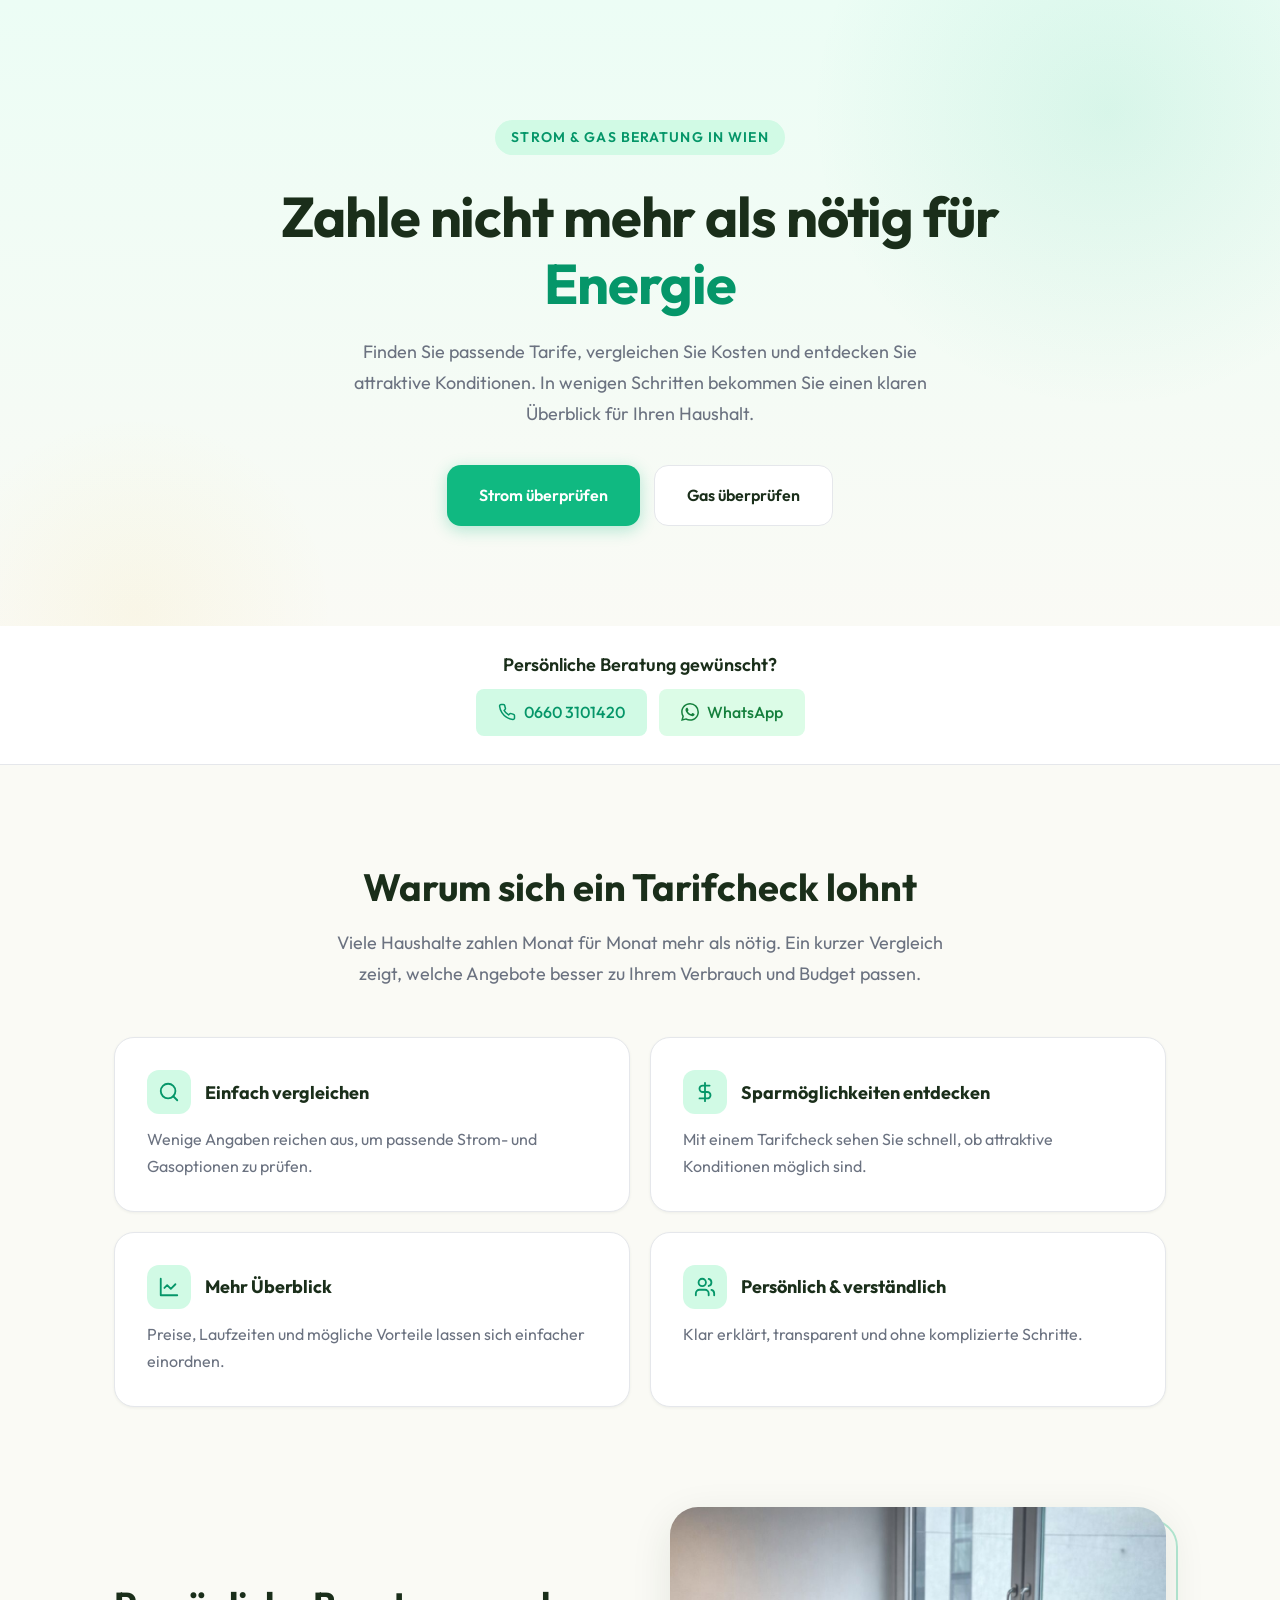
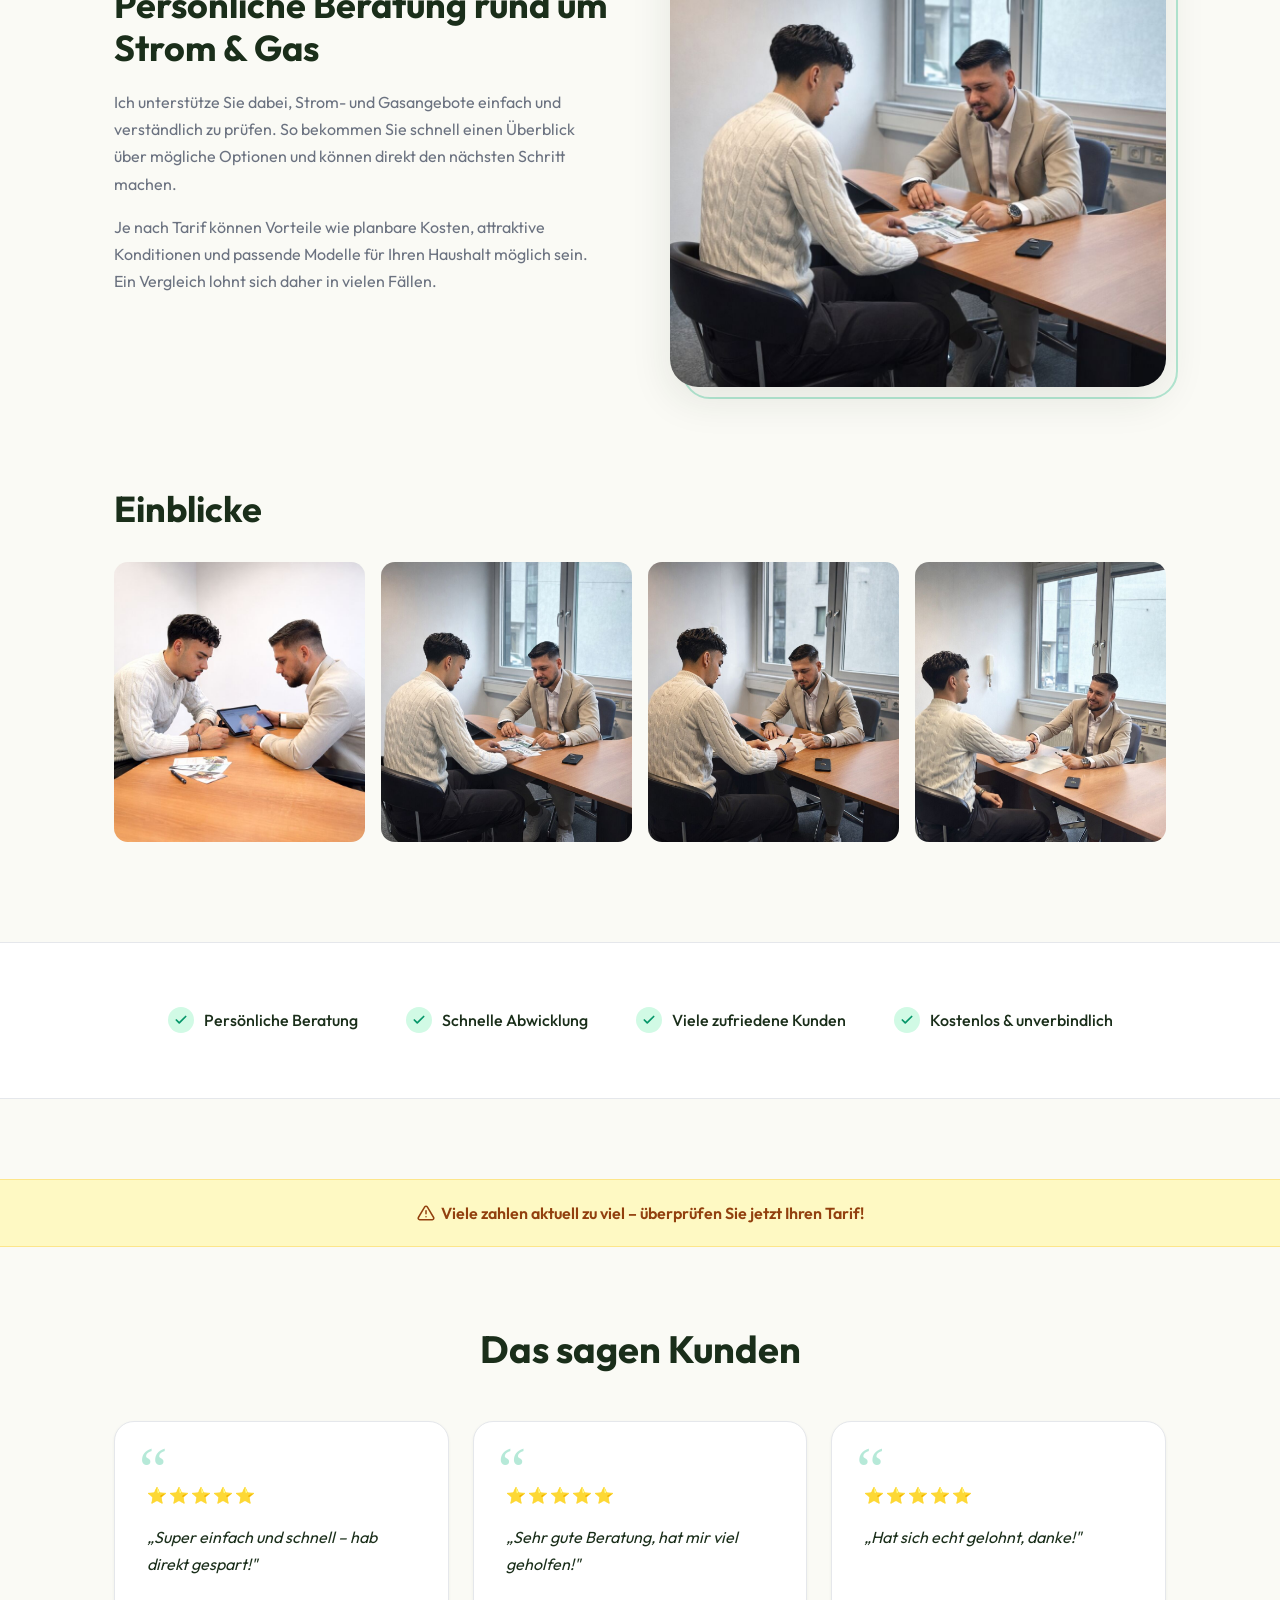
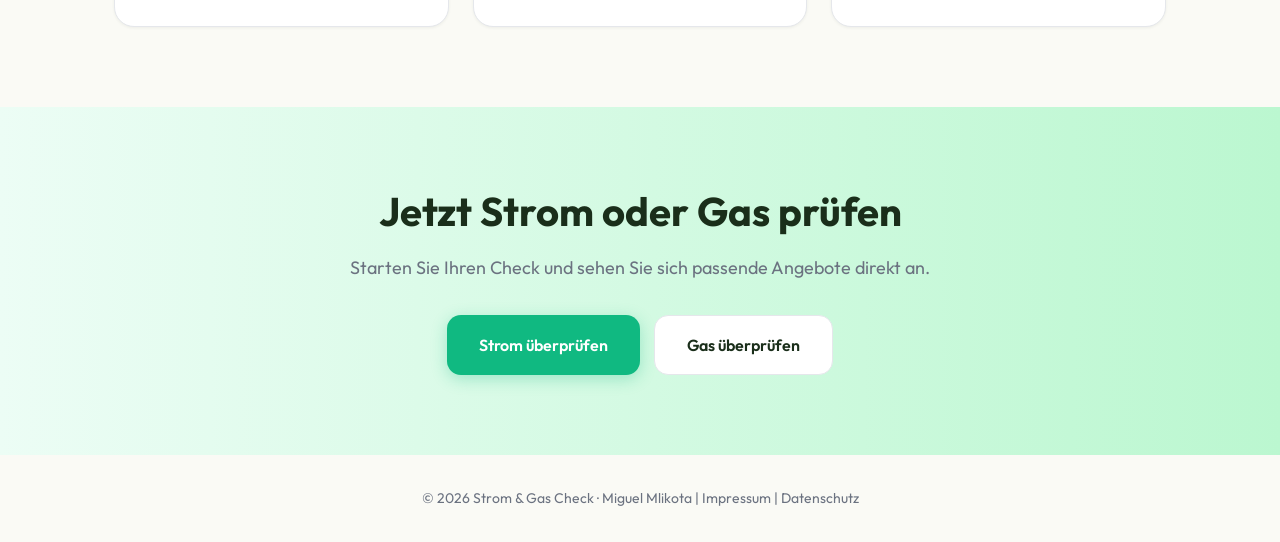
<file: index.html>
<!DOCTYPE html>
<html lang="de">
<head>
  <meta charset="UTF-8">
  <meta name="viewport" content="width=device-width, initial-scale=1.0">
  <title>Strom & Gas Check – Tarife vergleichen</title>
  <meta name="description" content="Jetzt Strom- und Gastarife vergleichen. Persönliche Beratung von Miguel Mlikota in Wien – einfach, kostenlos und unverbindlich.">
  <meta name="theme-color" content="#FAFAF5">
  <meta property="og:title" content="Strom & Gas Check – Tarife vergleichen">
  <meta property="og:description" content="Jetzt Strom- und Gastarife vergleichen. Persönliche Beratung von Miguel Mlikota in Wien – einfach, kostenlos und unverbindlich.">
  <meta property="og:type" content="website">
  <meta property="og:locale" content="de_AT">
  <link rel="icon" href="data:image/svg+xml,<svg xmlns='http://www.w3.org/2000/svg' viewBox='0 0 100 100'><text y='.9em' font-size='90'>⚡</text></svg>">
  <link rel="stylesheet" href="styles.css">
</head>
<body>

  <header class="hero">
    <div class="hero-inner">
      <span class="hero-label">Strom &amp; Gas Beratung in Wien</span>
      <h1>Zahle nicht mehr als nötig für <span class="text-primary">Energie</span></h1>
      <p>
        Finden Sie passende Tarife, vergleichen Sie Kosten und entdecken Sie attraktive Konditionen.
        In wenigen Schritten bekommen Sie einen klaren Überblick für Ihren Haushalt.
      </p>
      <div class="btn-wrap">
        <a class="btn btn-primary" href="https://multipartners.at/stromkosten?ma=114" target="_blank" rel="noopener noreferrer">Strom überprüfen</a>
        <a class="btn btn-secondary" href="https://multipartners.at/stromkosten?ma=114" target="_blank" rel="noopener noreferrer">Gas überprüfen</a>
      </div>
    </div>
  </header>

  <div class="contact-strip">
    <h2 class="contact-strip-heading">Persönliche Beratung gewünscht?</h2>
    <div class="contact-strip-buttons">
      <a class="contact-btn contact-btn-phone" href="tel:+436603101420"><svg width="18" height="18" viewBox="0 0 24 24" fill="none" stroke="currentColor" stroke-width="2" stroke-linecap="round" stroke-linejoin="round"><path d="M22 16.92v3a2 2 0 01-2.18 2 19.79 19.79 0 01-8.63-3.07 19.5 19.5 0 01-6-6 19.79 19.79 0 01-3.07-8.67A2 2 0 014.11 2h3a2 2 0 012 1.72c.127.96.361 1.903.7 2.81a2 2 0 01-.45 2.11L8.09 9.91a16 16 0 006 6l1.27-1.27a2 2 0 012.11-.45c.907.339 1.85.573 2.81.7A2 2 0 0122 16.92z"/></svg> 0660 3101420</a>
      <a class="contact-btn contact-btn-whatsapp" href="https://wa.me/436603101420" target="_blank" rel="noopener noreferrer"><svg width="18" height="18" viewBox="0 0 24 24" fill="currentColor"><path d="M17.472 14.382c-.297-.149-1.758-.867-2.03-.967-.273-.099-.471-.148-.67.15-.197.297-.767.966-.94 1.164-.173.199-.347.223-.644.075-.297-.15-1.255-.463-2.39-1.475-.883-.788-1.48-1.761-1.653-2.059-.173-.297-.018-.458.13-.606.134-.133.298-.347.446-.52.149-.174.198-.298.298-.497.099-.198.05-.371-.025-.52-.075-.149-.669-1.612-.916-2.207-.242-.579-.487-.5-.669-.51-.173-.008-.371-.01-.57-.01-.198 0-.52.074-.792.372-.272.297-1.04 1.016-1.04 2.479 0 1.462 1.065 2.875 1.213 3.074.149.198 2.096 3.2 5.077 4.487.709.306 1.262.489 1.694.625.712.227 1.36.195 1.871.118.571-.085 1.758-.719 2.006-1.413.248-.694.248-1.289.173-1.413-.074-.124-.272-.198-.57-.347m-5.421 7.403h-.004a9.87 9.87 0 01-5.031-1.378l-.361-.214-3.741.982.998-3.648-.235-.374a9.86 9.86 0 01-1.51-5.26c.001-5.45 4.436-9.884 9.888-9.884 2.64 0 5.122 1.03 6.988 2.898a9.825 9.825 0 012.893 6.994c-.003 5.45-4.437 9.884-9.885 9.884m8.413-18.297A11.815 11.815 0 0012.05 0C5.495 0 .16 5.335.157 11.892c0 2.096.547 4.142 1.588 5.945L.057 24l6.305-1.654a11.882 11.882 0 005.683 1.448h.005c6.554 0 11.89-5.335 11.893-11.893a11.821 11.821 0 00-3.48-8.413z"/></svg> WhatsApp</a>
    </div>
  </div>

  <main>
    <section class="benefits">
      <div class="container">
        <div class="section-header">
          <h2>Warum sich ein Tarifcheck lohnt</h2>
          <p>
            Viele Haushalte zahlen Monat für Monat mehr als nötig. Ein kurzer Vergleich zeigt,
            welche Angebote besser zu Ihrem Verbrauch und Budget passen.
          </p>
        </div>
        <div class="benefits-grid">
          <div class="benefit-card">
            <div class="benefit-card-header">
              <div class="benefit-card-icon"><svg width="22" height="22" viewBox="0 0 24 24" fill="none" stroke="currentColor" stroke-width="2" stroke-linecap="round" stroke-linejoin="round"><circle cx="11" cy="11" r="8"/><path d="m21 21-4.35-4.35"/></svg></div>
              <h3>Einfach vergleichen</h3>
            </div>
            <p>Wenige Angaben reichen aus, um passende Strom- und Gasoptionen zu prüfen.</p>
          </div>
          <div class="benefit-card">
            <div class="benefit-card-header">
              <div class="benefit-card-icon"><svg width="22" height="22" viewBox="0 0 24 24" fill="none" stroke="currentColor" stroke-width="2" stroke-linecap="round" stroke-linejoin="round"><path d="M12 2v20M17 5H9.5a3.5 3.5 0 000 7h5a3.5 3.5 0 010 7H6"/></svg></div>
              <h3>Sparmöglichkeiten entdecken</h3>
            </div>
            <p>Mit einem Tarifcheck sehen Sie schnell, ob attraktive Konditionen möglich sind.</p>
          </div>
          <div class="benefit-card">
            <div class="benefit-card-header">
              <div class="benefit-card-icon"><svg width="22" height="22" viewBox="0 0 24 24" fill="none" stroke="currentColor" stroke-width="2" stroke-linecap="round" stroke-linejoin="round"><path d="M3 3v18h18"/><path d="m19 9-5 5-4-4-3 3"/></svg></div>
              <h3>Mehr Überblick</h3>
            </div>
            <p>Preise, Laufzeiten und mögliche Vorteile lassen sich einfacher einordnen.</p>
          </div>
          <div class="benefit-card">
            <div class="benefit-card-header">
              <div class="benefit-card-icon"><svg width="22" height="22" viewBox="0 0 24 24" fill="none" stroke="currentColor" stroke-width="2" stroke-linecap="round" stroke-linejoin="round"><path d="M16 21v-2a4 4 0 00-4-4H6a4 4 0 00-4 4v2"/><circle cx="9" cy="7" r="4"/><path d="M22 21v-2a4 4 0 00-3-3.87"/><path d="M16 3.13a4 4 0 010 7.75"/></svg></div>
              <h3>Persönlich &amp; verständlich</h3>
            </div>
            <p>Klar erklärt, transparent und ohne komplizierte Schritte.</p>
          </div>
        </div>
      </div>
    </section>

    <section class="about">
      <div class="container">
        <div class="about-inner">
          <div class="about-content">
            <h2>Persönliche Beratung rund um Strom &amp; Gas</h2>
            <p>
              Ich unterstütze Sie dabei, Strom- und Gasangebote einfach und verständlich zu prüfen.
              So bekommen Sie schnell einen Überblick über mögliche Optionen und können direkt den nächsten Schritt machen.
            </p>
            <p>
              Je nach Tarif können Vorteile wie planbare Kosten, attraktive Konditionen und
              passende Modelle für Ihren Haushalt möglich sein. Ein Vergleich lohnt sich daher in vielen Fällen.
            </p>
          </div>
          <div class="about-image">
            <img src="images/beratung-1.jpg" width="1024" height="1024" loading="lazy" alt="Miguel Mlikota bei einer persönlichen Beratung zu Strom und Gas">
          </div>
        </div>
      </div>
    </section>

    <section class="gallery-section">
      <div class="container">
        <h2>Einblicke</h2>
        <div class="gallery-grid">
          <img src="images/beratung-3.jpg" width="683" height="1024" loading="lazy" alt="Tarifvergleich am Tablet">
          <img src="images/beratung-1.jpg" width="1024" height="1024" loading="lazy" alt="Beratungsgespräch am Schreibtisch">
          <img src="images/beratung-4.jpg" width="1024" height="1024" loading="lazy" alt="Gemeinsame Vertragsübersicht">
          <img src="images/beratung-2.jpg" width="1024" height="1024" loading="lazy" alt="Vertragsunterzeichnung mit Kunden">
        </div>
      </div>
    </section>

    <section class="trust">
      <div class="container">
        <div class="trust-inner">
          <div class="trust-item">
            <span class="trust-check"><svg viewBox="0 0 24 24" fill="none" stroke="currentColor" stroke-width="3" stroke-linecap="round" stroke-linejoin="round"><path d="M20 6L9 17l-5-5"/></svg></span>
            Persönliche Beratung
          </div>
          <div class="trust-item">
            <span class="trust-check"><svg viewBox="0 0 24 24" fill="none" stroke="currentColor" stroke-width="3" stroke-linecap="round" stroke-linejoin="round"><path d="M20 6L9 17l-5-5"/></svg></span>
            Schnelle Abwicklung
          </div>
          <div class="trust-item">
            <span class="trust-check"><svg viewBox="0 0 24 24" fill="none" stroke="currentColor" stroke-width="3" stroke-linecap="round" stroke-linejoin="round"><path d="M20 6L9 17l-5-5"/></svg></span>
            Viele zufriedene Kunden
          </div>
          <div class="trust-item">
            <span class="trust-check"><svg viewBox="0 0 24 24" fill="none" stroke="currentColor" stroke-width="3" stroke-linecap="round" stroke-linejoin="round"><path d="M20 6L9 17l-5-5"/></svg></span>
            Kostenlos &amp; unverbindlich
          </div>
        </div>
      </div>
    </section>

    <section class="urgency-strip">
      <div class="container">
        <svg width="18" height="18" viewBox="0 0 24 24" fill="none" stroke="currentColor" stroke-width="2" stroke-linecap="round" stroke-linejoin="round" style="display:inline-block;vertical-align:-3px;margin-right:6px"><path d="M10.29 3.86L1.82 18a2 2 0 001.71 3h16.94a2 2 0 001.71-3L13.71 3.86a2 2 0 00-3.42 0z"/><line x1="12" y1="9" x2="12" y2="13"/><line x1="12" y1="17" x2="12.01" y2="17"/></svg>Viele zahlen aktuell zu viel – überprüfen Sie jetzt Ihren Tarif!
      </div>
    </section>

    <section class="testimonials">
      <div class="container">
        <div class="section-header">
          <h2>Das sagen Kunden</h2>
        </div>
        <div class="testimonials-grid">
          <div class="testimonial-card">
            <span class="testimonial-stars">⭐⭐⭐⭐⭐</span>
            <p class="testimonial-text">„Super einfach und schnell – hab direkt gespart!"</p>
          </div>
          <div class="testimonial-card">
            <span class="testimonial-stars">⭐⭐⭐⭐⭐</span>
            <p class="testimonial-text">„Sehr gute Beratung, hat mir viel geholfen!"</p>
          </div>
          <div class="testimonial-card">
            <span class="testimonial-stars">⭐⭐⭐⭐⭐</span>
            <p class="testimonial-text">„Hat sich echt gelohnt, danke!"</p>
          </div>
        </div>
      </div>
    </section>

    <section class="cta">
      <div class="cta-inner">
        <h2>Jetzt Strom oder Gas prüfen</h2>
        <p>Starten Sie Ihren Check und sehen Sie sich passende Angebote direkt an.</p>
        <div class="btn-wrap">
          <a class="btn btn-primary" href="https://multipartners.at/stromkosten?ma=114" target="_blank" rel="noopener noreferrer">Strom überprüfen</a>
          <a class="btn btn-secondary" href="https://multipartners.at/stromkosten?ma=114" target="_blank" rel="noopener noreferrer">Gas überprüfen</a>
        </div>
      </div>
    </section>
  </main>

  <footer>
    © 2026 Strom &amp; Gas Check · Miguel Mlikota |
    <a href="impressum.html">Impressum</a> |
    <a href="datenschutz.html">Datenschutz</a>
  </footer>

</body>
</html>
</file>
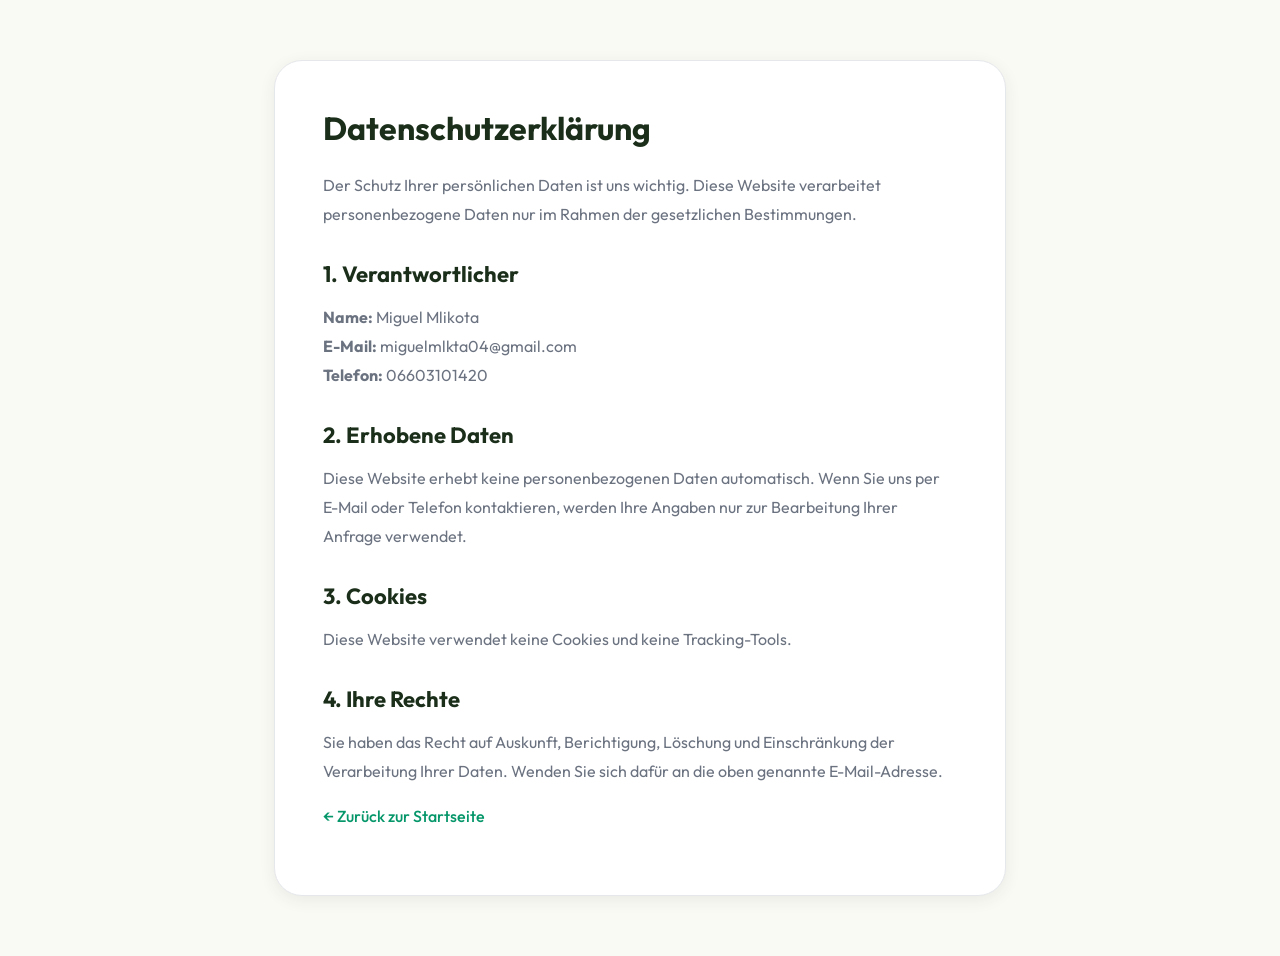
<file: datenschutz.html>
<!DOCTYPE html>
<html lang="de">
<head>
  <meta charset="UTF-8">
  <meta name="viewport" content="width=device-width, initial-scale=1.0">
  <title>Datenschutz – Strom & Gas Check</title>
  <meta name="theme-color" content="#FAFAF5">
  <link rel="icon" href="data:image/svg+xml,<svg xmlns='http://www.w3.org/2000/svg' viewBox='0 0 100 100'><text y='.9em' font-size='90'>⚡</text></svg>">
  <link rel="stylesheet" href="styles.css">
</head>
<body>
  <div class="page-content">
    <div class="box">
      <h1>Datenschutzerklärung</h1>

      <p>
        Der Schutz Ihrer persönlichen Daten ist uns wichtig. Diese Website verarbeitet personenbezogene Daten
        nur im Rahmen der gesetzlichen Bestimmungen.
      </p>

      <h2>1. Verantwortlicher</h2>
      <p>
        <strong>Name:</strong> Miguel Mlikota<br>
        <strong>E-Mail:</strong> miguelmlkta04@gmail.com<br>
        <strong>Telefon:</strong> 06603101420
      </p>

      <h2>2. Erhobene Daten</h2>
      <p>
        Diese Website erhebt keine personenbezogenen Daten automatisch. Wenn Sie uns per E-Mail oder Telefon
        kontaktieren, werden Ihre Angaben nur zur Bearbeitung Ihrer Anfrage verwendet.
      </p>

      <h2>3. Cookies</h2>
      <p>
        Diese Website verwendet keine Cookies und keine Tracking-Tools.
      </p>

      <h2>4. Ihre Rechte</h2>
      <p>
        Sie haben das Recht auf Auskunft, Berichtigung, Löschung und Einschränkung der Verarbeitung Ihrer Daten.
        Wenden Sie sich dafür an die oben genannte E-Mail-Adresse.
      </p>

      <p>
        <a href="index.html">← Zurück zur Startseite</a>
      </p>
    </div>
  </div>
</body>
</html>
</file>
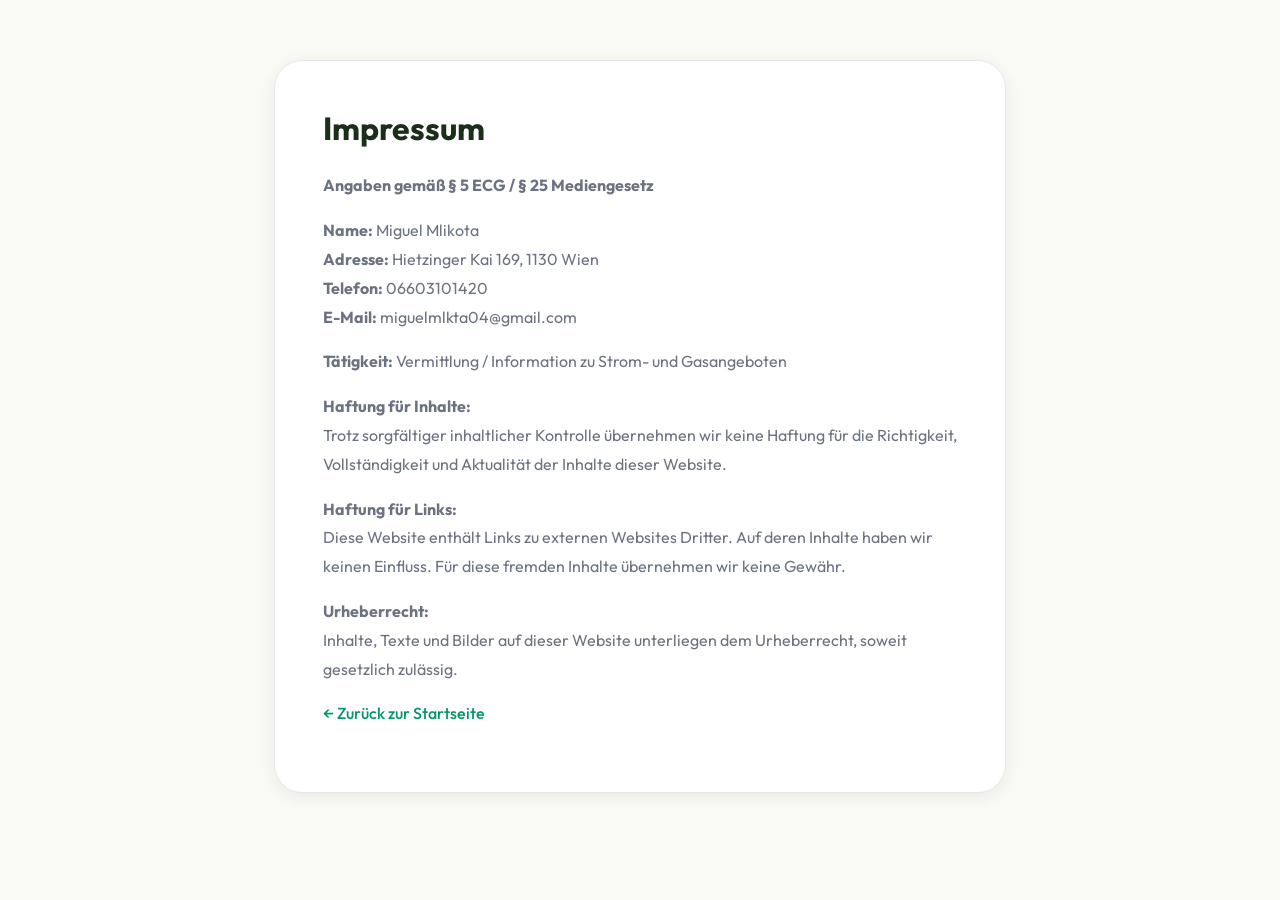
<file: impressum.html>
<!DOCTYPE html>
<html lang="de">
<head>
  <meta charset="UTF-8">
  <meta name="viewport" content="width=device-width, initial-scale=1.0">
  <title>Impressum – Strom & Gas Check</title>
  <meta name="theme-color" content="#FAFAF5">
  <link rel="icon" href="data:image/svg+xml,<svg xmlns='http://www.w3.org/2000/svg' viewBox='0 0 100 100'><text y='.9em' font-size='90'>⚡</text></svg>">
  <link rel="stylesheet" href="styles.css">
</head>
<body>
  <div class="page-content">
    <div class="box">
      <h1>Impressum</h1>

      <p><strong>Angaben gemäß § 5 ECG / § 25 Mediengesetz</strong></p>

      <p>
        <strong>Name:</strong> Miguel Mlikota<br>
        <strong>Adresse:</strong> Hietzinger Kai 169, 1130 Wien<br>
        <strong>Telefon:</strong> 06603101420<br>
        <strong>E-Mail:</strong> miguelmlkta04@gmail.com
      </p>

      <p>
        <strong>Tätigkeit:</strong> Vermittlung / Information zu Strom- und Gasangeboten
      </p>

      <p>
        <strong>Haftung für Inhalte:</strong><br>
        Trotz sorgfältiger inhaltlicher Kontrolle übernehmen wir keine Haftung für die Richtigkeit,
        Vollständigkeit und Aktualität der Inhalte dieser Website.
      </p>

      <p>
        <strong>Haftung für Links:</strong><br>
        Diese Website enthält Links zu externen Websites Dritter. Auf deren Inhalte haben wir keinen Einfluss.
        Für diese fremden Inhalte übernehmen wir keine Gewähr.
      </p>

      <p>
        <strong>Urheberrecht:</strong><br>
        Inhalte, Texte und Bilder auf dieser Website unterliegen dem Urheberrecht, soweit gesetzlich zulässig.
      </p>

      <p>
        <a href="index.html">← Zurück zur Startseite</a>
      </p>
    </div>
  </div>
</body>
</html>
</file>
<file: styles.css>
/* ==========================================================================
   Fonts
   ========================================================================== */

@import url('https://fonts.googleapis.com/css2?family=Outfit:wght@300;400;500;600;700;800&display=swap');

/* ==========================================================================
   Custom Properties
   ========================================================================== */

:root {
  --color-primary: #10B981;
  --color-primary-dark: #059669;
  --color-primary-light: #D1FAE5;
  --color-accent: #EAB308;
  --color-accent-light: #FEF9C3;
  --color-dark: #1A2E1A;
  --color-dark-soft: #243524;
  --color-text: #1A2E1A;
  --color-text-muted: #6B7280;
  --color-bg: #FAFAF5;
  --color-surface: #FFFFFF;
  --color-border: #E5E7EB;

  --font: 'Outfit', system-ui, sans-serif;

  --radius-sm: 8px;
  --radius-md: 14px;
  --radius-lg: 20px;
  --radius-xl: 28px;

  --shadow-sm: 0 1px 3px rgba(26, 46, 26, 0.06);
  --shadow-md: 0 4px 16px rgba(26, 46, 26, 0.08);
  --shadow-lg: 0 12px 40px rgba(26, 46, 26, 0.1);
  --shadow-xl: 0 20px 60px rgba(26, 46, 26, 0.12);
}

/* ==========================================================================
   Reset & Base
   ========================================================================== */

*,
*::before,
*::after {
  box-sizing: border-box;
}

body {
  margin: 0;
  font-family: var(--font);
  background: var(--color-bg);
  color: var(--color-text);
  line-height: 1.65;
  -webkit-font-smoothing: antialiased;
  -moz-osx-font-smoothing: grayscale;
}

h1, h2, h3, h4 {
  font-family: var(--font);
  line-height: 1.2;
  margin-top: 0;
}

a {
  color: var(--color-primary-dark);
  text-decoration: none;
  transition: color 0.2s ease;
}

a:hover {
  color: var(--color-primary);
}

img {
  max-width: 100%;
  height: auto;
  display: block;
}

/* ==========================================================================
   Layout
   ========================================================================== */

.container {
  max-width: 1100px;
  margin: 0 auto;
  padding: 0 24px;
}

.section {
  padding: 80px 0;
}

/* Centered content for legal pages */
.page-content {
  max-width: 780px;
  margin: 0 auto;
  padding: 60px 24px;
}

/* ==========================================================================
   Hero
   ========================================================================== */

.hero {
  background: linear-gradient(180deg, #ECFDF5 0%, var(--color-bg) 100%);
  color: var(--color-text);
  padding: 120px 24px 100px;
  text-align: center;
  position: relative;
  overflow: hidden;
}

.hero::before {
  content: '';
  position: absolute;
  top: -30%;
  right: -10%;
  width: 600px;
  height: 600px;
  background: radial-gradient(circle, rgba(16, 185, 129, 0.1) 0%, transparent 70%);
  pointer-events: none;
}

.hero::after {
  content: '';
  position: absolute;
  bottom: -30%;
  left: -5%;
  width: 400px;
  height: 400px;
  background: radial-gradient(circle, rgba(234, 179, 8, 0.06) 0%, transparent 70%);
  pointer-events: none;
}

.hero-inner {
  max-width: 800px;
  margin: 0 auto;
  position: relative;
  z-index: 1;
}

.hero-label {
  display: inline-block;
  font-size: 14px;
  font-weight: 600;
  letter-spacing: 0.08em;
  text-transform: uppercase;
  color: var(--color-primary-dark);
  background: var(--color-primary-light);
  padding: 6px 16px;
  border-radius: 100px;
  margin-bottom: 28px;
}

.hero h1 {
  font-size: clamp(36px, 5vw, 56px);
  font-weight: 700;
  color: var(--color-dark);
  margin-bottom: 20px;
  letter-spacing: -0.02em;
}

.text-primary {
  color: var(--color-primary-dark);
}

.hero p {
  font-size: 18px;
  line-height: 1.7;
  color: var(--color-text-muted);
  max-width: 620px;
  margin: 0 auto 36px;
}

/* ==========================================================================
   Buttons
   ========================================================================== */

.btn-wrap {
  display: flex;
  gap: 14px;
  justify-content: center;
  flex-wrap: wrap;
}

.btn {
  display: inline-flex;
  align-items: center;
  gap: 8px;
  padding: 16px 32px;
  border-radius: var(--radius-md);
  text-decoration: none;
  font-family: var(--font);
  font-size: 16px;
  font-weight: 600;
  transition: all 0.2s ease;
  cursor: pointer;
  border: none;
}

.btn:hover {
  text-decoration: none;
  transform: translateY(-2px);
}

.btn-primary {
  background: var(--color-primary);
  color: white;
  box-shadow: 0 4px 16px rgba(16, 185, 129, 0.3);
}

.btn-primary:hover {
  background: var(--color-primary-dark);
  box-shadow: 0 8px 24px rgba(16, 185, 129, 0.4);
  color: white;
}

.btn-secondary {
  background: var(--color-surface);
  color: var(--color-dark);
  border: 1px solid var(--color-border);
}

.btn-secondary:hover {
  background: var(--color-surface);
  border-color: var(--color-primary);
  color: var(--color-dark);
  box-shadow: 0 4px 16px rgba(26, 46, 26, 0.08);
}

/* ==========================================================================
   Contact strip
   ========================================================================== */

.contact-strip {
  background: var(--color-surface);
  padding: 28px 24px;
  text-align: center;
  border-bottom: 1px solid var(--color-border);
}

.contact-strip-heading {
  font-size: 18px;
  font-weight: 600;
  color: var(--color-text);
  margin: 0 0 14px;
}

.contact-strip-buttons {
  display: flex;
  gap: 12px;
  justify-content: center;
  flex-wrap: wrap;
}

.contact-btn {
  display: inline-flex;
  align-items: center;
  gap: 8px;
  padding: 10px 22px;
  border-radius: var(--radius-sm);
  font-size: 16px;
  font-weight: 500;
  text-decoration: none;
  transition: all 0.2s ease;
}

.contact-btn:hover {
  text-decoration: none;
  transform: translateY(-1px);
}

.contact-btn-phone {
  background: var(--color-primary-light);
  color: var(--color-primary-dark);
}

.contact-btn-phone:hover {
  background: #A7F3D0;
  color: var(--color-primary-dark);
}

.contact-btn-whatsapp {
  background: #DCFCE7;
  color: #15803D;
}

.contact-btn-whatsapp:hover {
  background: #BBF7D0;
  color: #15803D;
}

/* ==========================================================================
   Benefits section
   ========================================================================== */

.benefits {
  padding: 100px 0;
}

.section-header {
  text-align: center;
  max-width: 640px;
  margin: 0 auto 48px;
}

.section-header h2 {
  font-size: clamp(28px, 3.5vw, 38px);
  font-weight: 700;
  color: var(--color-text);
  margin-bottom: 12px;
}

.section-header p {
  font-size: 18px;
  color: var(--color-text-muted);
  line-height: 1.7;
}

.benefits-grid {
  display: grid;
  grid-template-columns: repeat(2, 1fr);
  gap: 20px;
}

.benefit-card {
  background: var(--color-surface);
  padding: 32px;
  border-radius: var(--radius-lg);
  box-shadow: var(--shadow-sm);
  border: 1px solid var(--color-border);
  transition: box-shadow 0.25s ease, transform 0.25s ease;
}

.benefit-card:hover {
  box-shadow: var(--shadow-md);
  transform: translateY(-2px);
}

.benefit-card-header {
  display: flex;
  align-items: center;
  gap: 14px;
  margin-bottom: 12px;
}

.benefit-card-icon {
  width: 44px;
  height: 44px;
  border-radius: 12px;
  background: var(--color-primary-light);
  color: var(--color-primary-dark);
  display: flex;
  align-items: center;
  justify-content: center;
  font-size: 22px;
  flex-shrink: 0;
}

.benefit-card h3 {
  font-size: 18px;
  font-weight: 700;
  margin-bottom: 0;
  color: var(--color-text);
}

.benefit-card p {
  font-size: 16px;
  color: var(--color-text-muted);
  margin: 0;
  line-height: 1.65;
}

/* ==========================================================================
   About / Two-column
   ========================================================================== */

.about {
  padding: 0 0 100px;
}

.about-inner {
  display: grid;
  grid-template-columns: 1fr 1fr;
  gap: 60px;
  align-items: center;
}

.about-content h2 {
  font-size: clamp(28px, 3.5vw, 36px);
  font-weight: 700;
  margin-bottom: 20px;
}

.about-content p {
  font-size: 16px;
  color: var(--color-text-muted);
  margin-bottom: 16px;
  line-height: 1.7;
}

.about-image {
  position: relative;
}

.about-image img {
  width: 100%;
  height: 480px;
  object-fit: cover;
  border-radius: var(--radius-xl);
  box-shadow: var(--shadow-lg);
}

.about-image::after {
  content: '';
  position: absolute;
  inset: 12px -12px -12px 12px;
  border: 2px solid var(--color-primary);
  border-radius: var(--radius-xl);
  z-index: -1;
  opacity: 0.3;
}

/* ==========================================================================
   Gallery
   ========================================================================== */

.gallery-section {
  padding: 0 0 100px;
}

.gallery-section h2 {
  font-size: clamp(28px, 3.5vw, 36px);
  font-weight: 700;
  margin-bottom: 32px;
}

.gallery-grid {
  display: grid;
  grid-template-columns: repeat(4, 1fr);
  gap: 16px;
}

.gallery-grid img {
  width: 100%;
  height: 280px;
  object-fit: cover;
  border-radius: var(--radius-md);
  transition: transform 0.3s ease, box-shadow 0.3s ease;
}

.gallery-grid img:hover {
  transform: scale(1.03);
  box-shadow: var(--shadow-lg);
}

/* ==========================================================================
   Trust section
   ========================================================================== */

.trust {
  background: var(--color-surface);
  border-top: 1px solid var(--color-border);
  border-bottom: 1px solid var(--color-border);
  padding: 64px 0;
}

.trust-inner {
  display: flex;
  justify-content: center;
  gap: 48px;
  flex-wrap: wrap;
}

.trust-item {
  display: flex;
  align-items: center;
  gap: 10px;
  font-size: 16px;
  font-weight: 500;
  color: var(--color-text);
}

.trust-check {
  width: 26px;
  height: 26px;
  background: var(--color-primary-light);
  border-radius: 50%;
  display: flex;
  align-items: center;
  justify-content: center;
  flex-shrink: 0;
}

.trust-check svg {
  width: 14px;
  height: 14px;
  color: var(--color-primary-dark);
}

/* ==========================================================================
   Urgency banner
   ========================================================================== */

.urgency-strip {
  background: var(--color-accent-light);
  border-top: 1px solid #FDE68A;
  border-bottom: 1px solid #FDE68A;
  margin-top: 80px;
  padding: 20px 24px;
  text-align: center;
  font-weight: 600;
  font-size: 16px;
  color: #92400E;
}

/* ==========================================================================
   Testimonials
   ========================================================================== */

.testimonials {
  padding: 80px 0;
}

.testimonials-grid {
  display: grid;
  grid-template-columns: repeat(3, 1fr);
  gap: 24px;
  margin-top: 48px;
}

.testimonial-card {
  background: var(--color-surface);
  padding: 32px;
  border-radius: var(--radius-lg);
  box-shadow: var(--shadow-sm);
  border: 1px solid var(--color-border);
  position: relative;
}

.testimonial-card::before {
  content: '\201C';
  font-family: Georgia, serif;
  font-size: 64px;
  line-height: 1;
  color: var(--color-primary);
  opacity: 0.3;
  position: absolute;
  top: 16px;
  left: 24px;
}

.testimonial-stars {
  display: block;
  font-size: 16px;
  margin-top: 28px;
  margin-bottom: 14px;
  letter-spacing: 2px;
  position: relative;
}

.testimonial-text {
  font-size: 16px;
  line-height: 1.7;
  color: var(--color-text);
  font-style: italic;
  position: relative;
}

/* ==========================================================================
   CTA section
   ========================================================================== */

.cta {
  background: linear-gradient(to right, #ECFDF5, #BBF7D0);
  color: var(--color-text);
  padding: 80px 24px;
  text-align: center;
}

.cta-inner {
  position: relative;
  z-index: 1;
}

.cta h2 {
  font-size: clamp(28px, 3.5vw, 40px);
  font-weight: 700;
  color: var(--color-dark);
  margin-bottom: 14px;
}

.cta p {
  font-size: 18px;
  color: var(--color-text-muted);
  margin-bottom: 32px;
}

/* ==========================================================================
   Footer
   ========================================================================== */

footer {
  text-align: center;
  color: var(--color-text-muted);
  font-size: 14px;
  padding: 32px 24px;
}

footer a {
  color: var(--color-text-muted);
  transition: color 0.2s ease;
}

footer a:hover {
  color: var(--color-primary);
}

/* ==========================================================================
   Legal pages (Impressum, Datenschutz)
   ========================================================================== */

.page-content .box {
  background: var(--color-surface);
  padding: 48px;
  border-radius: var(--radius-xl);
  box-shadow: var(--shadow-md);
  border: 1px solid var(--color-border);
}

.page-content h1 {
  font-size: 32px;
  font-weight: 700;
  margin-bottom: 24px;
}

.page-content h2 {
  font-size: 22px;
  font-weight: 700;
  margin-bottom: 12px;
  margin-top: 32px;
}

.page-content p {
  color: var(--color-text-muted);
  line-height: 1.8;
}

.page-content a {
  font-weight: 500;
}

/* ==========================================================================
   Responsive
   ========================================================================== */

@media (max-width: 900px) {
  .benefits-grid {
    grid-template-columns: 1fr;
  }

  .about-inner {
    grid-template-columns: 1fr;
    gap: 40px;
  }

  .about-image {
    order: -1;
  }

  .about-image img {
    height: 360px;
  }

  .gallery-grid {
    grid-template-columns: repeat(2, 1fr);
  }

  .testimonials-grid {
    grid-template-columns: 1fr;
  }

  .trust-inner {
    flex-direction: column;
    align-items: center;
    gap: 20px;
  }
}

@media (max-width: 600px) {
  .hero {
    padding: 80px 20px 64px;
  }

  .hero p {
    font-size: 16px;
  }

  .btn {
    padding: 14px 24px;
    font-size: 15px;
    width: 100%;
    justify-content: center;
  }

  .btn-wrap {
    flex-direction: column;
    align-items: stretch;
    max-width: 320px;
    margin: 0 auto;
  }

  .contact-strip-buttons {
    flex-direction: column;
    align-items: center;
  }

  .contact-btn {
    width: 100%;
    max-width: 280px;
    justify-content: center;
  }

  .section {
    padding: 60px 0;
  }

  .benefits {
    padding: 60px 0;
  }

  .about {
    padding: 0 0 60px;
  }

  .gallery-grid {
    grid-template-columns: 1fr;
  }

  .gallery-grid img {
    height: 240px;
  }

  .about-image::after {
    display: none;
  }

  .page-content .box {
    padding: 28px;
  }
}
</file>
